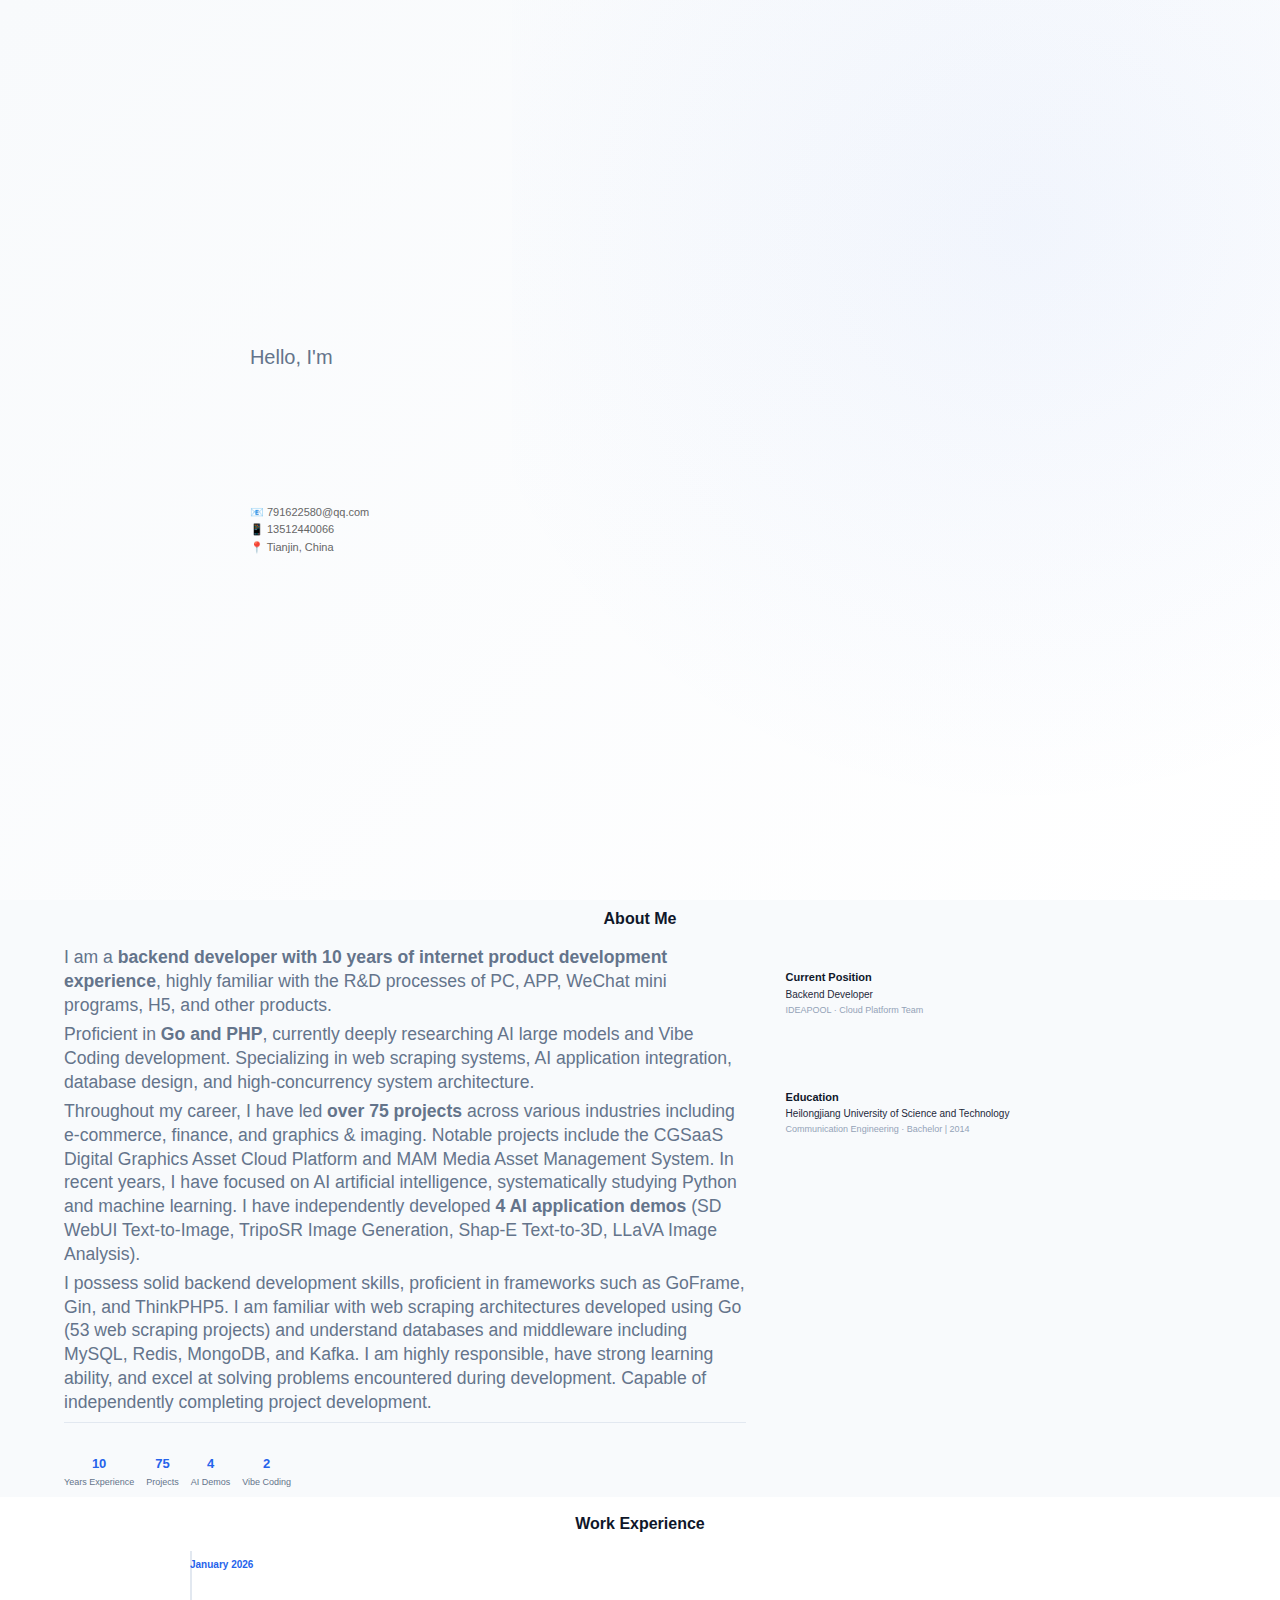
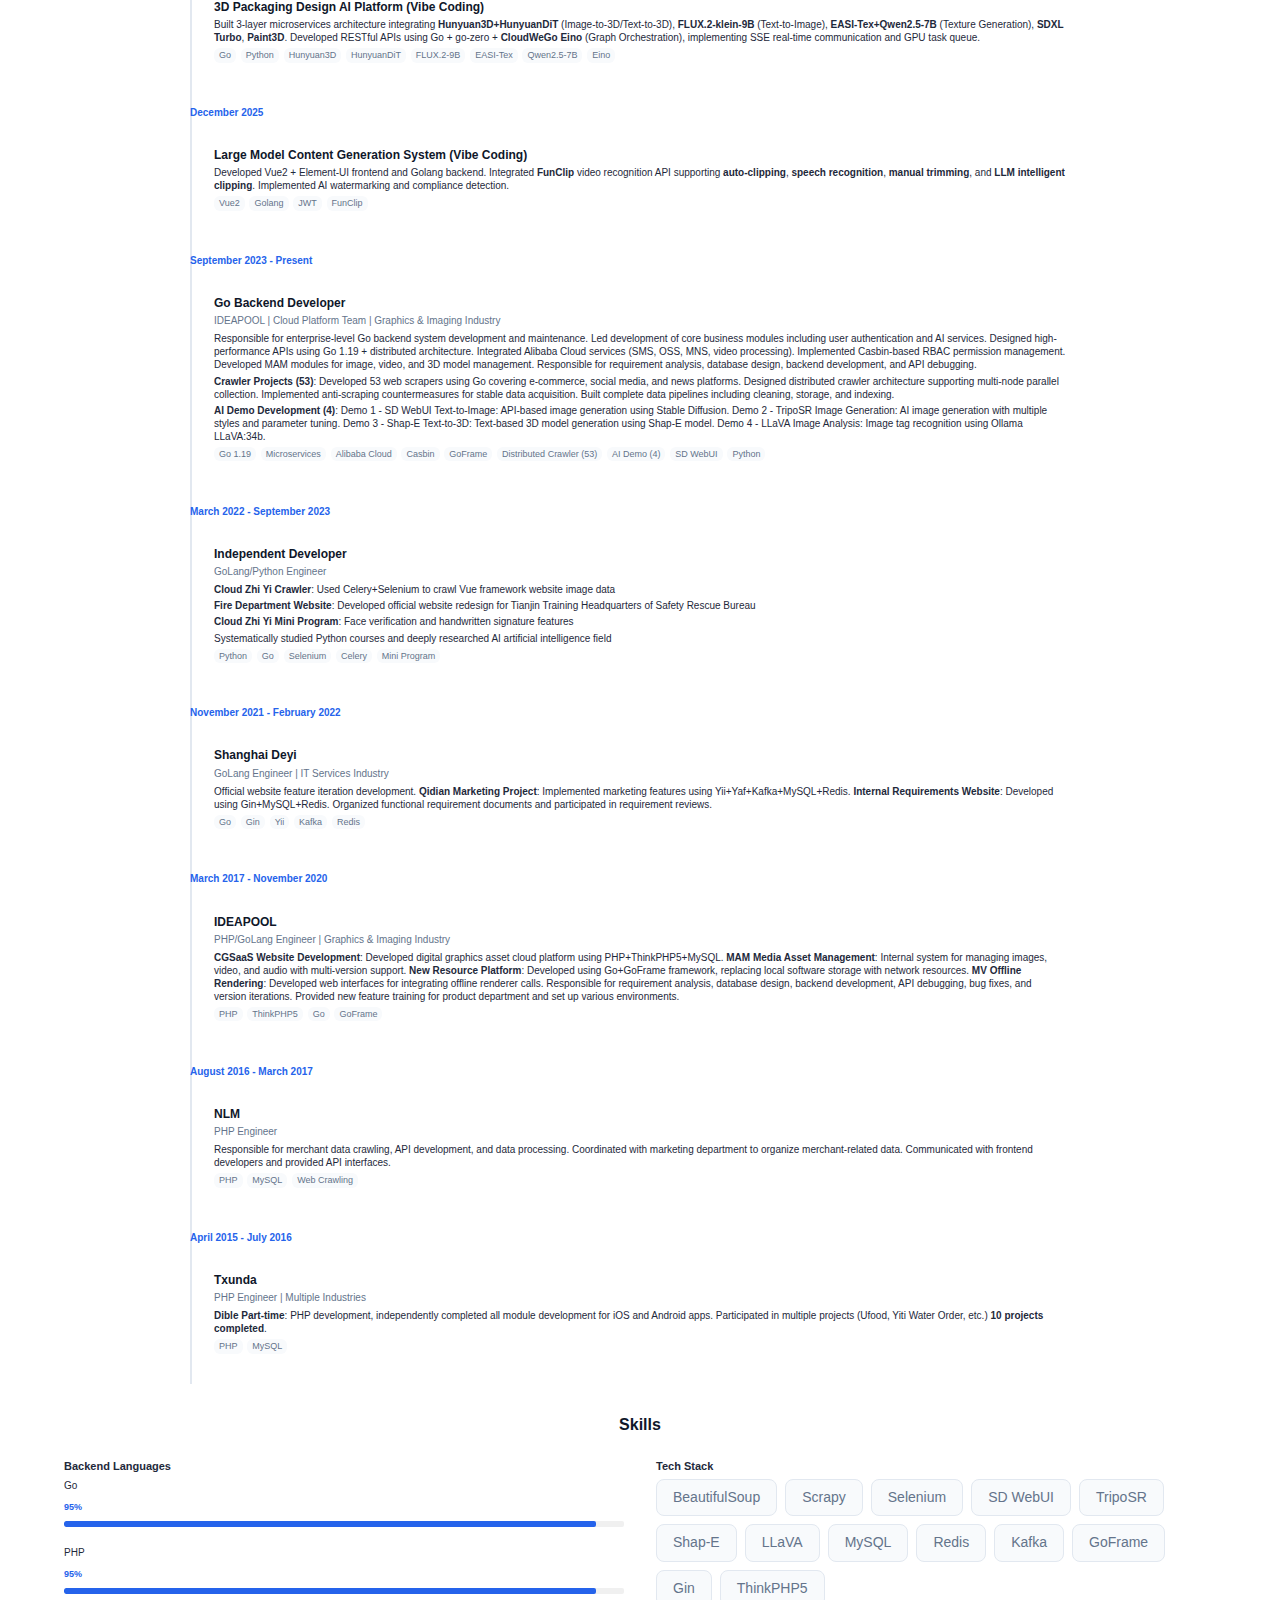
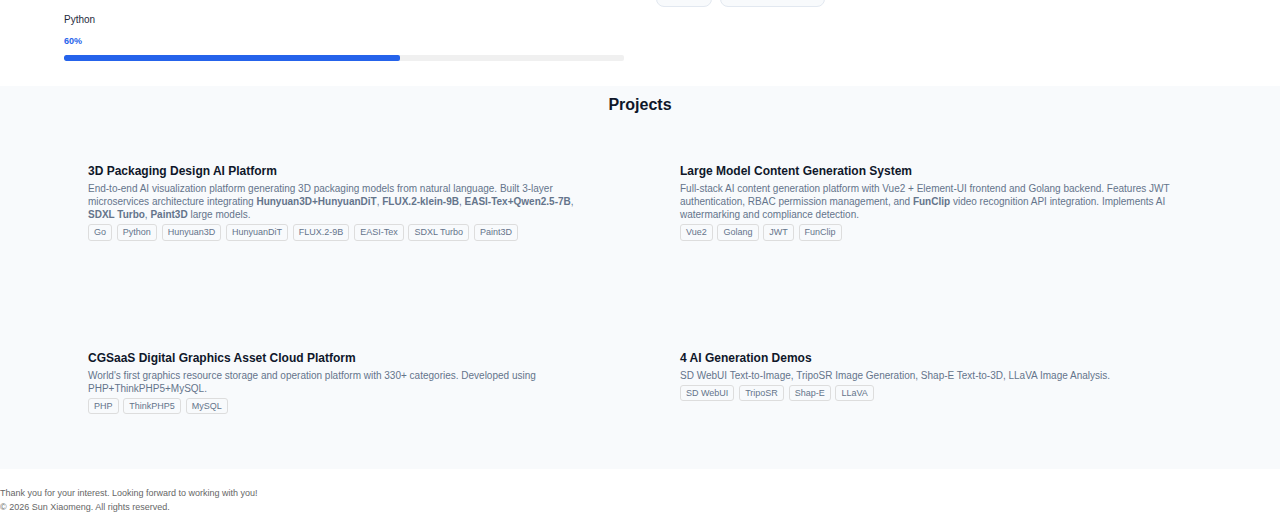
<file: index-print-en.html>
<!DOCTYPE html>
<html lang="en">
<head>
    <meta charset="UTF-8">
    <meta name="viewport" content="width=device-width, initial-scale=1.0">
    <title>Sun Xiaomeng - Backend Developer | Resume</title>
    <link rel="stylesheet" href="css/style.css">
    <link rel="stylesheet" href="css/fontawesome.min.css">
    <style>
        body { 
            font-family: -apple-system, BlinkMacSystemFont, 'Segoe UI', 'Roboto', 'Helvetica Neue', Arial, sans-serif; 
            font-size: 11px !important;
            line-height: 1.4 !important;
        }
        .navbar, .project-media, .hero-social, .scroll-indicator, .language-switch, .hero-buttons { display: none !important; }
        .hero-contact { margin-top: 0.5rem; font-size: 11px; color: #666; }
        .hero-contact p { margin: 2px 0; }
        .section { padding: 0.5rem 0 !important; margin-bottom: 0.5rem !important; }
        .section-header { margin-bottom: 0.5rem !important; padding-bottom: 0.25rem !important; }
        .section-title { font-size: 16px !important; margin-bottom: 0.25rem !important; }
        .hero { padding: 1rem 0 !important; margin-bottom: 0 !important; }
        .hero-name { font-size: 24px !important; margin: 0.25rem 0 !important; }
        .hero-title { font-size: 14px !important; }
        .hero-description { font-size: 11px !important; margin-top: 0.25rem !important; }
        .about-stats { gap: 0.75rem !important; margin-top: 0.5rem !important; }
        .stat-item { gap: 0.25rem !important; }
        .stat-number { font-size: 13px !important; }
        .stat-label { font-size: 9px !important; }
        .info-card h3 { font-size: 11px !important; margin-bottom: 0.15rem !important; }
        .info-card p { font-size: 10px !important; }
        .info-detail { font-size: 9px !important; }
        .timeline-item { padding: 0.4rem 0 !important; margin-bottom: 0.4rem !important; }
        .timeline-date { font-size: 10px !important; margin-bottom: 0.2rem !important; }
        .timeline-content h3 { font-size: 12px !important; margin-bottom: 0.15rem !important; }
        .timeline-content h4 { font-size: 10px !important; margin-bottom: 0.25rem !important; }
        .timeline-content p { font-size: 10px !important; margin-bottom: 0.2rem !important; line-height: 1.3 !important; }
        .timeline-tags { gap: 0.3rem !important; margin-top: 0.25rem !important; flex-wrap: wrap !important; }
        .timeline-tags span { font-size: 9px !important; padding: 1px 5px !important; }
        .skill-category { padding: 0.4rem 0 !important; margin-bottom: 0 !important; }
        .skill-category h3 { font-size: 11px !important; margin-bottom: 0.25rem !important; }
        .skill-item { margin-bottom: 0.15rem !important; border: none !important; }
        .skill-bar { border: none !important; background: #f0f0f0 !important; border-radius: 2px !important; height: 6px !important; }
        .skill-progress { background: #2563eb !important; border-radius: 2px !important; }
        .skill-category { padding: 0.4rem 0 !important; margin-bottom: 0 !important; border: none !important; box-shadow: none !important; }
        .project-card { padding: 0.4rem 0 !important; margin-bottom: 0 !important; break-inside: avoid; page-break-inside: avoid; border: none !important; box-shadow: none !important; background: transparent !important; }
        .project-content h3 { font-size: 12px !important; margin-bottom: 0.15rem !important; }
        .project-content p { font-size: 10px !important; line-height: 1.3 !important; margin-bottom: 0.2rem !important; }
        .project-tech { gap: 0.3rem !important; flex-wrap: wrap !important; }
        .project-tech span { font-size: 9px !important; padding: 1px 5px !important; border: 1px solid #ddd !important; border-radius: 3px !important; background: transparent !important; }
        .footer { padding: 0.5rem 0 !important; font-size: 9px !important; border: none !important; box-shadow: none !important; background: transparent !important; color: #333 !important; }
        .footer p { margin: 2px 0 !important; color: #666 !important; }
        .info-card { border: none !important; box-shadow: none !important; background: transparent !important; }
        .timeline-item { padding: 0.4rem 0 !important; margin-bottom: 0.4rem !important; border: none !important; box-shadow: none !important; background: transparent !important; }
        .timeline-content { border: none !important; box-shadow: none !important; background: transparent !important; }
        .skill-name { font-size: 10px !important; }
        .skill-level { font-size: 9px !important; }
        .contact { padding: 0.5rem 0 !important; margin-top: 0 !important; border: none !important; box-shadow: none !important; }
        .contact-content { gap: 1rem !important; border: none !important; box-shadow: none !important; background: transparent !important; }
        .contact-item { border: none !important; box-shadow: none !important; background: transparent !important; }
        .about-content { gap: 1rem !important; }
        .about-text p { margin-bottom: 0.35rem !important; line-height: 1.35 !important; }
        .highlight { font-weight: 600; }
        @media print {
            .nav-toggle, .language-switch, .navbar { display: none !important; }
            body { font-size: 11px !important; -webkit-print-color-adjust: exact; print-color-adjust: exact; }
            .section { padding: 0.5rem 0 !important; margin-bottom: 0.5rem !important; }
            .hero { padding: 1rem 0 !important; }
            .project-card, .timeline-item, .skill-category { break-inside: avoid; page-break-inside: avoid; }
            .timeline { margin-top: 0 !important; }
        }
    </style>
</head>
<body>
    <!-- Navbar removed for print -->

    <section id="home" class="hero">
        <div class="hero-content">
            <div class="hero-text">
                <p class="hero-greeting">Hello, I'm</p>
                <h1 class="hero-name">Sun Xiaomeng</h1>
                <h2 class="hero-title">Backend Developer</h2>
                <p class="hero-description">10 Years Experience | Go & PHP Expert | Web Scraping & AI Applications</p>
                <div class="hero-contact">
                    <p>📧 791622580@qq.com</p>
                    <p>📱 13512440066</p>
                    <p>📍 Tianjin, China</p>
                </div>
            </div>
        </div>
    </section>

    <section id="about" class="section about">
        <div class="container">
            <div class="section-header">
                <h2 class="section-title">About Me</h2>
            </div>
            <div class="about-content">
                <div class="about-text">
                    <p>I am a <strong>backend developer with 10 years of internet product development experience</strong>, highly familiar with the R&D processes of PC, APP, WeChat mini programs, H5, and other products.</p>
                    <p>Proficient in <strong>Go and PHP</strong>, currently deeply researching AI large models and Vibe Coding development. Specializing in web scraping systems, AI application integration, database design, and high-concurrency system architecture.</p>
                    <p>Throughout my career, I have led <strong>over 75 projects</strong> across various industries including e-commerce, finance, and graphics & imaging. Notable projects include the CGSaaS Digital Graphics Asset Cloud Platform and MAM Media Asset Management System. In recent years, I have focused on AI artificial intelligence, systematically studying Python and machine learning. I have independently developed <strong>4 AI application demos</strong> (SD WebUI Text-to-Image, TripoSR Image Generation, Shap-E Text-to-3D, LLaVA Image Analysis).</p>
                    <p>I possess solid backend development skills, proficient in frameworks such as GoFrame, Gin, and ThinkPHP5. I am familiar with web scraping architectures developed using Go (53 web scraping projects) and understand databases and middleware including MySQL, Redis, MongoDB, and Kafka. I am highly responsible, have strong learning ability, and excel at solving problems encountered during development. Capable of independently completing project development.</p>
                    <div class="about-stats">
                        <div class="stat-item"><span class="stat-number">10</span><span class="stat-label">Years Experience</span></div>
                        <div class="stat-item"><span class="stat-number">75</span><span class="stat-label">Projects</span></div>
                        <div class="stat-item"><span class="stat-number">4</span><span class="stat-label">AI Demos</span></div>
                        <div class="stat-item"><span class="stat-number">2</span><span class="stat-label">Vibe Coding</span></div>
                    </div>
                </div>
                <div class="about-info">
                    <div class="info-card">
                        <h3>Current Position</h3>
                        <p>Backend Developer</p>
                        <span class="info-detail">IDEAPOOL · Cloud Platform Team</span>
                    </div>
                    <div class="info-card">
                        <h3>Education</h3>
                        <p>Heilongjiang University of Science and Technology</p>
                        <span class="info-detail">Communication Engineering · Bachelor | 2014</span>
                    </div>
                </div>
            </div>
        </div>
    </section>

    <section id="experience" class="section experience">
        <div class="container">
            <div class="section-header">
                <h2 class="section-title">Work Experience</h2>
            </div>
            <div class="timeline">
                <div class="timeline-item">
                    <div class="timeline-date">January 2026</div>
                    <div class="timeline-content">
                        <h3>3D Packaging Design AI Platform (Vibe Coding)</h3>
                        <p>Built 3-layer microservices architecture integrating <strong>Hunyuan3D+HunyuanDiT</strong> (Image-to-3D/Text-to-3D), <strong>FLUX.2-klein-9B</strong> (Text-to-Image), <strong>EASI-Tex+Qwen2.5-7B</strong> (Texture Generation), <strong>SDXL Turbo</strong>, <strong>Paint3D</strong>. Developed RESTful APIs using Go + go-zero + <strong>CloudWeGo Eino</strong> (Graph Orchestration), implementing SSE real-time communication and GPU task queue.</p>
                        <div class="timeline-tags"><span>Go</span><span>Python</span><span>Hunyuan3D</span><span>HunyuanDiT</span><span>FLUX.2-9B</span><span>EASI-Tex</span><span>Qwen2.5-7B</span><span>Eino</span></div>
                    </div>
                </div>
                <div class="timeline-item">
                    <div class="timeline-date">December 2025</div>
                    <div class="timeline-content">
                        <h3>Large Model Content Generation System (Vibe Coding)</h3>
                        <p>Developed Vue2 + Element-UI frontend and Golang backend. Integrated <strong>FunClip</strong> video recognition API supporting <strong>auto-clipping</strong>, <strong>speech recognition</strong>, <strong>manual trimming</strong>, and <strong>LLM intelligent clipping</strong>. Implemented AI watermarking and compliance detection.</p>
                        <div class="timeline-tags"><span>Vue2</span><span>Golang</span><span>JWT</span><span>FunClip</span></div>
                    </div>
                </div>
                <div class="timeline-item">
                    <div class="timeline-date">September 2023 - Present</div>
                    <div class="timeline-content">
                        <h3>Go Backend Developer</h3>
                        <h4>IDEAPOOL | Cloud Platform Team | Graphics & Imaging Industry</h4>
                        <p>Responsible for enterprise-level Go backend system development and maintenance. Led development of core business modules including user authentication and AI services. Designed high-performance APIs using Go 1.19 + distributed architecture. Integrated Alibaba Cloud services (SMS, OSS, MNS, video processing). Implemented Casbin-based RBAC permission management. Developed MAM modules for image, video, and 3D model management. Responsible for requirement analysis, database design, backend development, and API debugging.</p>
                        <p><strong>Crawler Projects (53)</strong>: Developed 53 web scrapers using Go covering e-commerce, social media, and news platforms. Designed distributed crawler architecture supporting multi-node parallel collection. Implemented anti-scraping countermeasures for stable data acquisition. Built complete data pipelines including cleaning, storage, and indexing.</p>
                        <p><strong>AI Demo Development (4)</strong>: Demo 1 - SD WebUI Text-to-Image: API-based image generation using Stable Diffusion. Demo 2 - TripoSR Image Generation: AI image generation with multiple styles and parameter tuning. Demo 3 - Shap-E Text-to-3D: Text-based 3D model generation using Shap-E model. Demo 4 - LLaVA Image Analysis: Image tag recognition using Ollama LLaVA:34b.</p>
                        <div class="timeline-tags"><span>Go 1.19</span><span>Microservices</span><span>Alibaba Cloud</span><span>Casbin</span><span>GoFrame</span><span>Distributed Crawler (53)</span><span>AI Demo (4)</span><span>SD WebUI</span><span>Python</span></div>
                    </div>
                </div>
                <div class="timeline-item">
                    <div class="timeline-date">March 2022 - September 2023</div>
                    <div class="timeline-content">
                        <h3>Independent Developer</h3>
                        <h4>GoLang/Python Engineer</h4>
                        <p><strong>Cloud Zhi Yi Crawler</strong>: Used Celery+Selenium to crawl Vue framework website image data</p>
                        <p><strong>Fire Department Website</strong>: Developed official website redesign for Tianjin Training Headquarters of Safety Rescue Bureau</p>
                        <p><strong>Cloud Zhi Yi Mini Program</strong>: Face verification and handwritten signature features</p>
                        <p>Systematically studied Python courses and deeply researched AI artificial intelligence field</p>
                        <div class="timeline-tags"><span>Python</span><span>Go</span><span>Selenium</span><span>Celery</span><span>Mini Program</span></div>
                    </div>
                </div>
                <div class="timeline-item">
                    <div class="timeline-date">November 2021 - February 2022</div>
                    <div class="timeline-content">
                        <h3>Shanghai Deyi</h3>
                        <h4>GoLang Engineer | IT Services Industry</h4>
                        <p>Official website feature iteration development. <strong>Qidian Marketing Project</strong>: Implemented marketing features using Yii+Yaf+Kafka+MySQL+Redis. <strong>Internal Requirements Website</strong>: Developed using Gin+MySQL+Redis. Organized functional requirement documents and participated in requirement reviews.</p>
                        <div class="timeline-tags"><span>Go</span><span>Gin</span><span>Yii</span><span>Kafka</span><span>Redis</span></div>
                    </div>
                </div>
                <div class="timeline-item">
                    <div class="timeline-date">March 2017 - November 2020</div>
                    <div class="timeline-content">
                        <h3>IDEAPOOL</h3>
                        <h4>PHP/GoLang Engineer | Graphics & Imaging Industry</h4>
                        <p><strong>CGSaaS Website Development</strong>: Developed digital graphics asset cloud platform using PHP+ThinkPHP5+MySQL. <strong>MAM Media Asset Management</strong>: Internal system for managing images, video, and audio with multi-version support. <strong>New Resource Platform</strong>: Developed using Go+GoFrame framework, replacing local software storage with network resources. <strong>MV Offline Rendering</strong>: Developed web interfaces for integrating offline renderer calls. Responsible for requirement analysis, database design, backend development, API debugging, bug fixes, and version iterations. Provided new feature training for product department and set up various environments.</p>
                        <div class="timeline-tags"><span>PHP</span><span>ThinkPHP5</span><span>Go</span><span>GoFrame</span></div>
                    </div>
                </div>
                <div class="timeline-item">
                    <div class="timeline-date">August 2016 - March 2017</div>
                    <div class="timeline-content">
                        <h3>NLM</h3>
                        <h4>PHP Engineer</h4>
                        <p>Responsible for merchant data crawling, API development, and data processing. Coordinated with marketing department to organize merchant-related data. Communicated with frontend developers and provided API interfaces.</p>
                        <div class="timeline-tags"><span>PHP</span><span>MySQL</span><span>Web Crawling</span></div>
                    </div>
                </div>
                <div class="timeline-item">
                    <div class="timeline-date">April 2015 - July 2016</div>
                    <div class="timeline-content">
                        <h3>Txunda</h3>
                        <h4>PHP Engineer | Multiple Industries</h4>
                        <p><strong>Dible Part-time</strong>: PHP development, independently completed all module development for iOS and Android apps. Participated in multiple projects (Ufood, Yiti Water Order, etc.) <strong>10 projects completed</strong>.</p>
                        <div class="timeline-tags"><span>PHP</span><span>MySQL</span></div>
                    </div>
                </div>
            </div>
        </div>
    </section>

    <section id="skills" class="section skills" style="break-inside: avoid; page-break-inside: avoid;">
        <div class="container">
            <div class="section-header">
                <h2 class="section-title">Skills</h2>
            </div>
            <div class="skills-grid">
                <div class="skill-category">
                    <h3>Backend Languages</h3>
                    <div class="skill-list">
                        <div class="skill-item"><span class="skill-name">Go</span><span class="skill-level">95%</span><div class="skill-bar"><div class="skill-progress" style="width: 95%"></div></div></div>
                        <div class="skill-item"><span class="skill-name">PHP</span><span class="skill-level">95%</span><div class="skill-bar"><div class="skill-progress" style="width: 95%"></div></div></div>
                        <div class="skill-item"><span class="skill-name">Python</span><span class="skill-level">60%</span><div class="skill-bar"><div class="skill-progress" style="width: 60%"></div></div></div>
                    </div>
                </div>
                <div class="skill-category">
                    <h3>Tech Stack</h3>
                    <div class="skill-tags">
                        <span class="tag">BeautifulSoup</span><span class="tag">Scrapy</span><span class="tag">Selenium</span>
                        <span class="tag">SD WebUI</span><span class="tag">TripoSR</span><span class="tag">Shap-E</span><span class="tag">LLaVA</span>
                        <span class="tag">MySQL</span><span class="tag">Redis</span><span class="tag">Kafka</span>
                        <span class="tag">GoFrame</span><span class="tag">Gin</span><span class="tag">ThinkPHP5</span>
                    </div>
                </div>
            </div>
        </div>
    </section>

    <section id="projects" class="section projects">
        <div class="container">
            <div class="section-header">
                <h2 class="section-title">Projects</h2>
            </div>
            <div class="projects-grid">
                <div class="project-card">
                    <div class="project-content">
                        <h3>3D Packaging Design AI Platform</h3>
                        <p>End-to-end AI visualization platform generating 3D packaging models from natural language. Built 3-layer microservices architecture integrating <strong>Hunyuan3D+HunyuanDiT</strong>, <strong>FLUX.2-klein-9B</strong>, <strong>EASI-Tex+Qwen2.5-7B</strong>, <strong>SDXL Turbo</strong>, <strong>Paint3D</strong> large models.</p>
                        <div class="project-tech"><span>Go</span><span>Python</span><span>Hunyuan3D</span><span>HunyuanDiT</span><span>FLUX.2-9B</span><span>EASI-Tex</span><span>SDXL Turbo</span><span>Paint3D</span></div>
                    </div>
                </div>
                <div class="project-card">
                    <div class="project-content">
                        <h3>Large Model Content Generation System</h3>
                        <p>Full-stack AI content generation platform with Vue2 + Element-UI frontend and Golang backend. Features JWT authentication, RBAC permission management, and <strong>FunClip</strong> video recognition API integration. Implements AI watermarking and compliance detection.</p>
                        <div class="project-tech"><span>Vue2</span><span>Golang</span><span>JWT</span><span>FunClip</span></div>
                    </div>
                </div>
                <div class="project-card">
                    <div class="project-content">
                        <h3>CGSaaS Digital Graphics Asset Cloud Platform</h3>
                        <p>World's first graphics resource storage and operation platform with 330+ categories. Developed using PHP+ThinkPHP5+MySQL.</p>
                        <div class="project-tech"><span>PHP</span><span>ThinkPHP5</span><span>MySQL</span></div>
                    </div>
                </div>
                <div class="project-card">
                    <div class="project-content">
                        <h3>4 AI Generation Demos</h3>
                        <p>SD WebUI Text-to-Image, TripoSR Image Generation, Shap-E Text-to-3D, LLaVA Image Analysis.</p>
                        <div class="project-tech"><span>SD WebUI</span><span>TripoSR</span><span>Shap-E</span><span>LLaVA</span></div>
                    </div>
                </div>
            </div>
        </section>

    <footer class="footer">
        <p>Thank you for your interest. Looking forward to working with you!</p>
        <p>© 2026 Sun Xiaomeng. All rights reserved.</p>
    </footer>
</body>
</html>
</file>
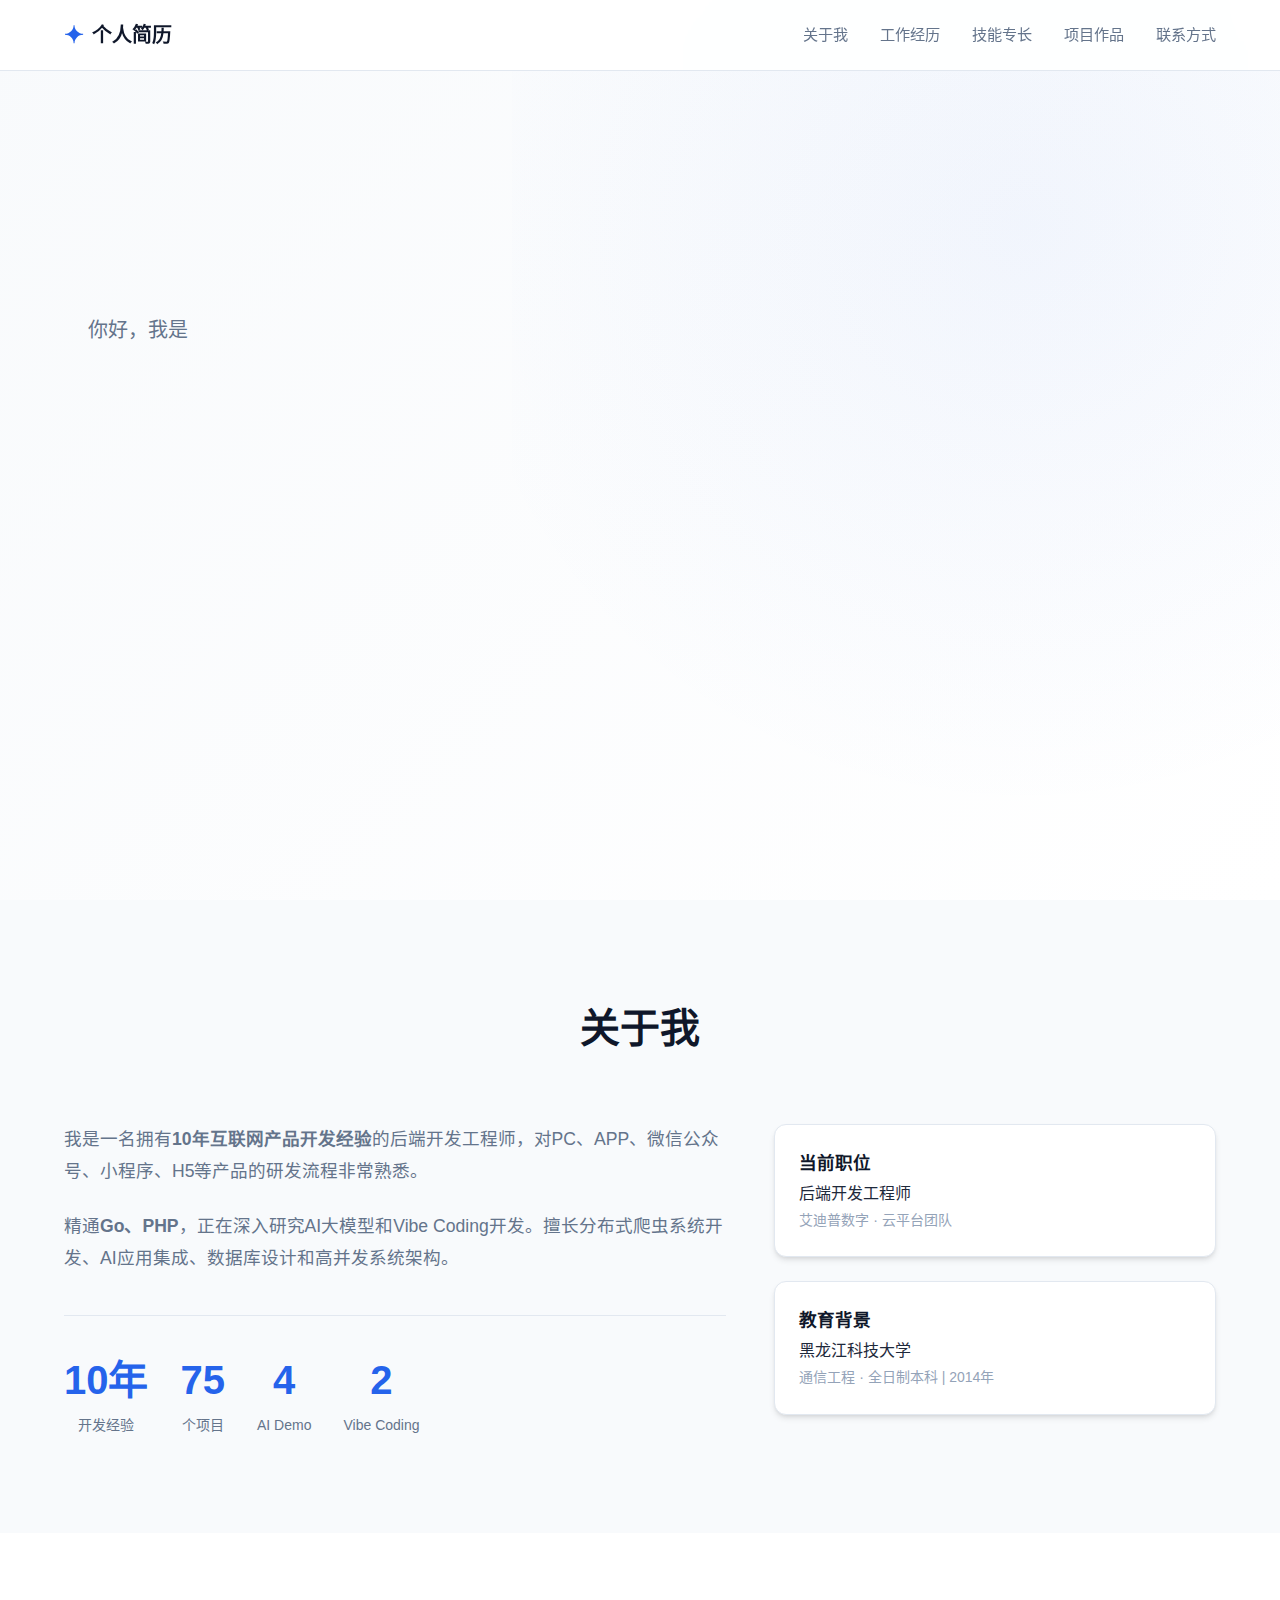
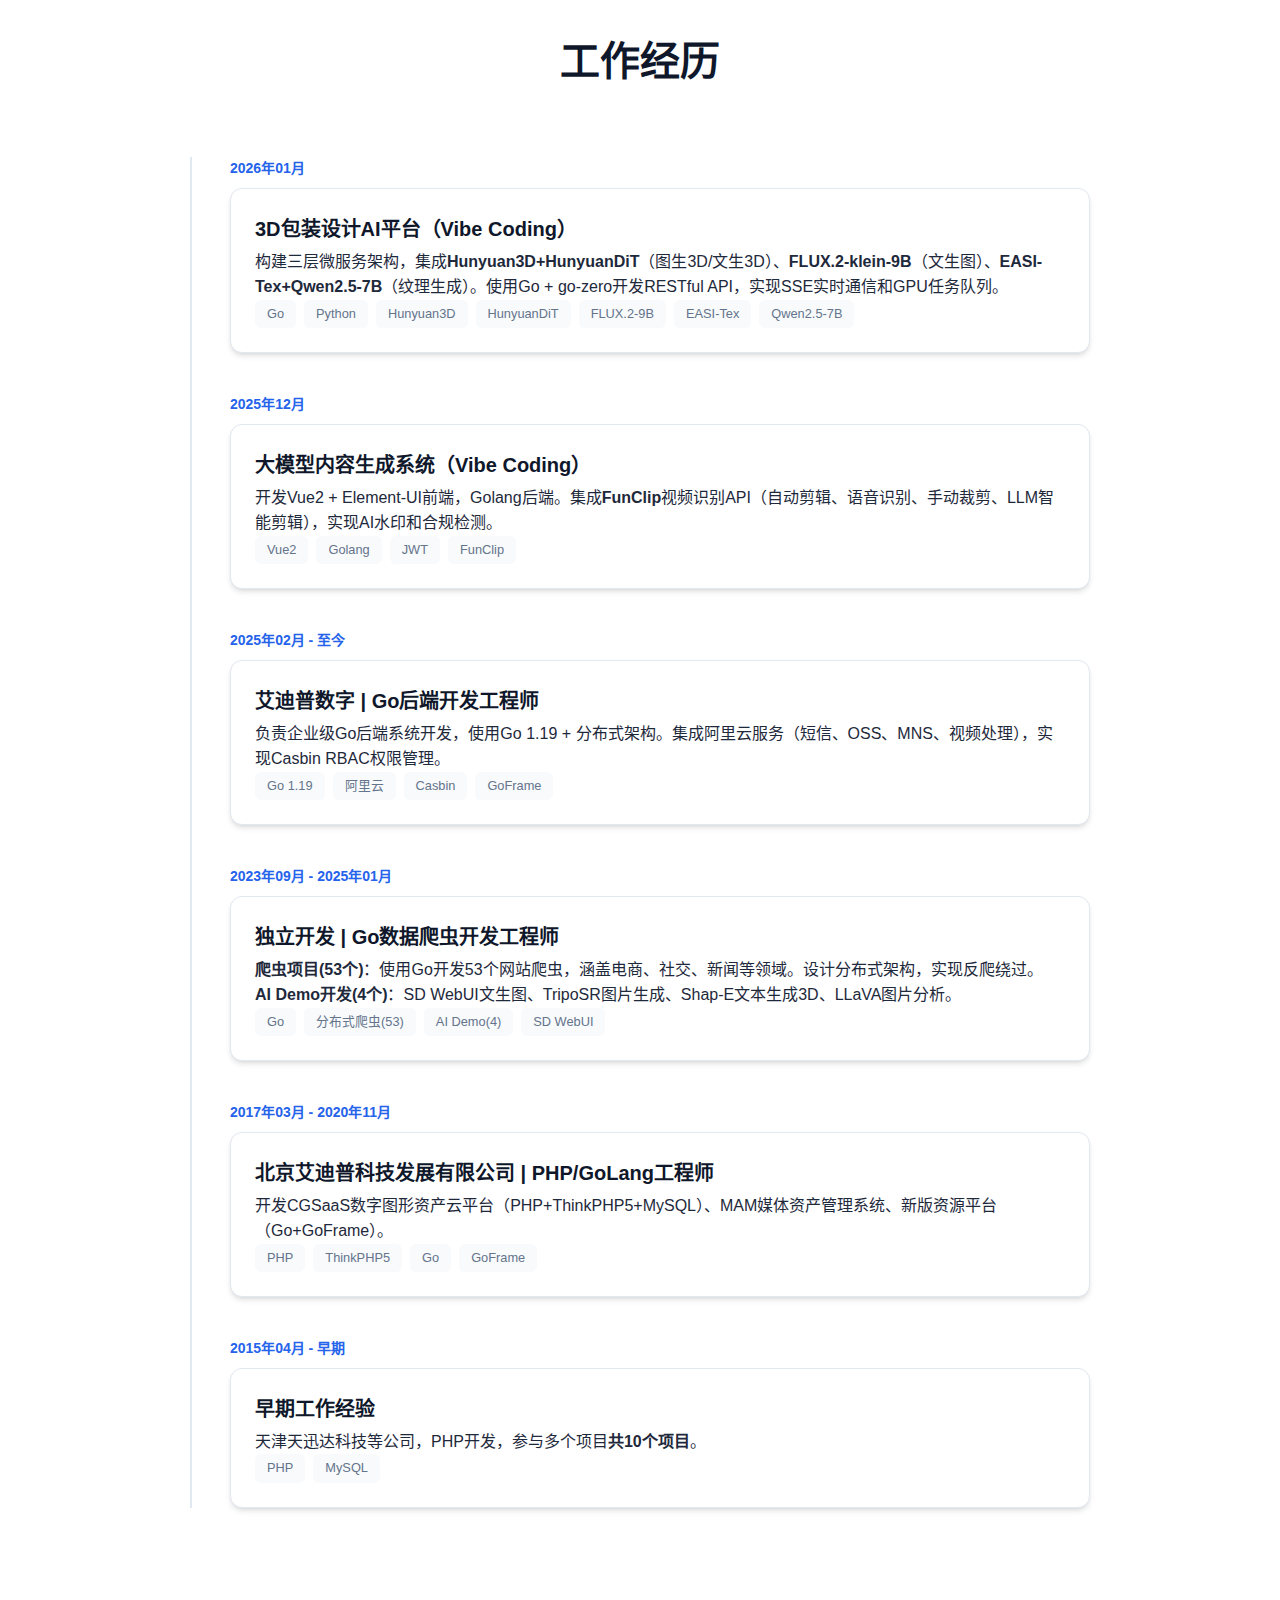
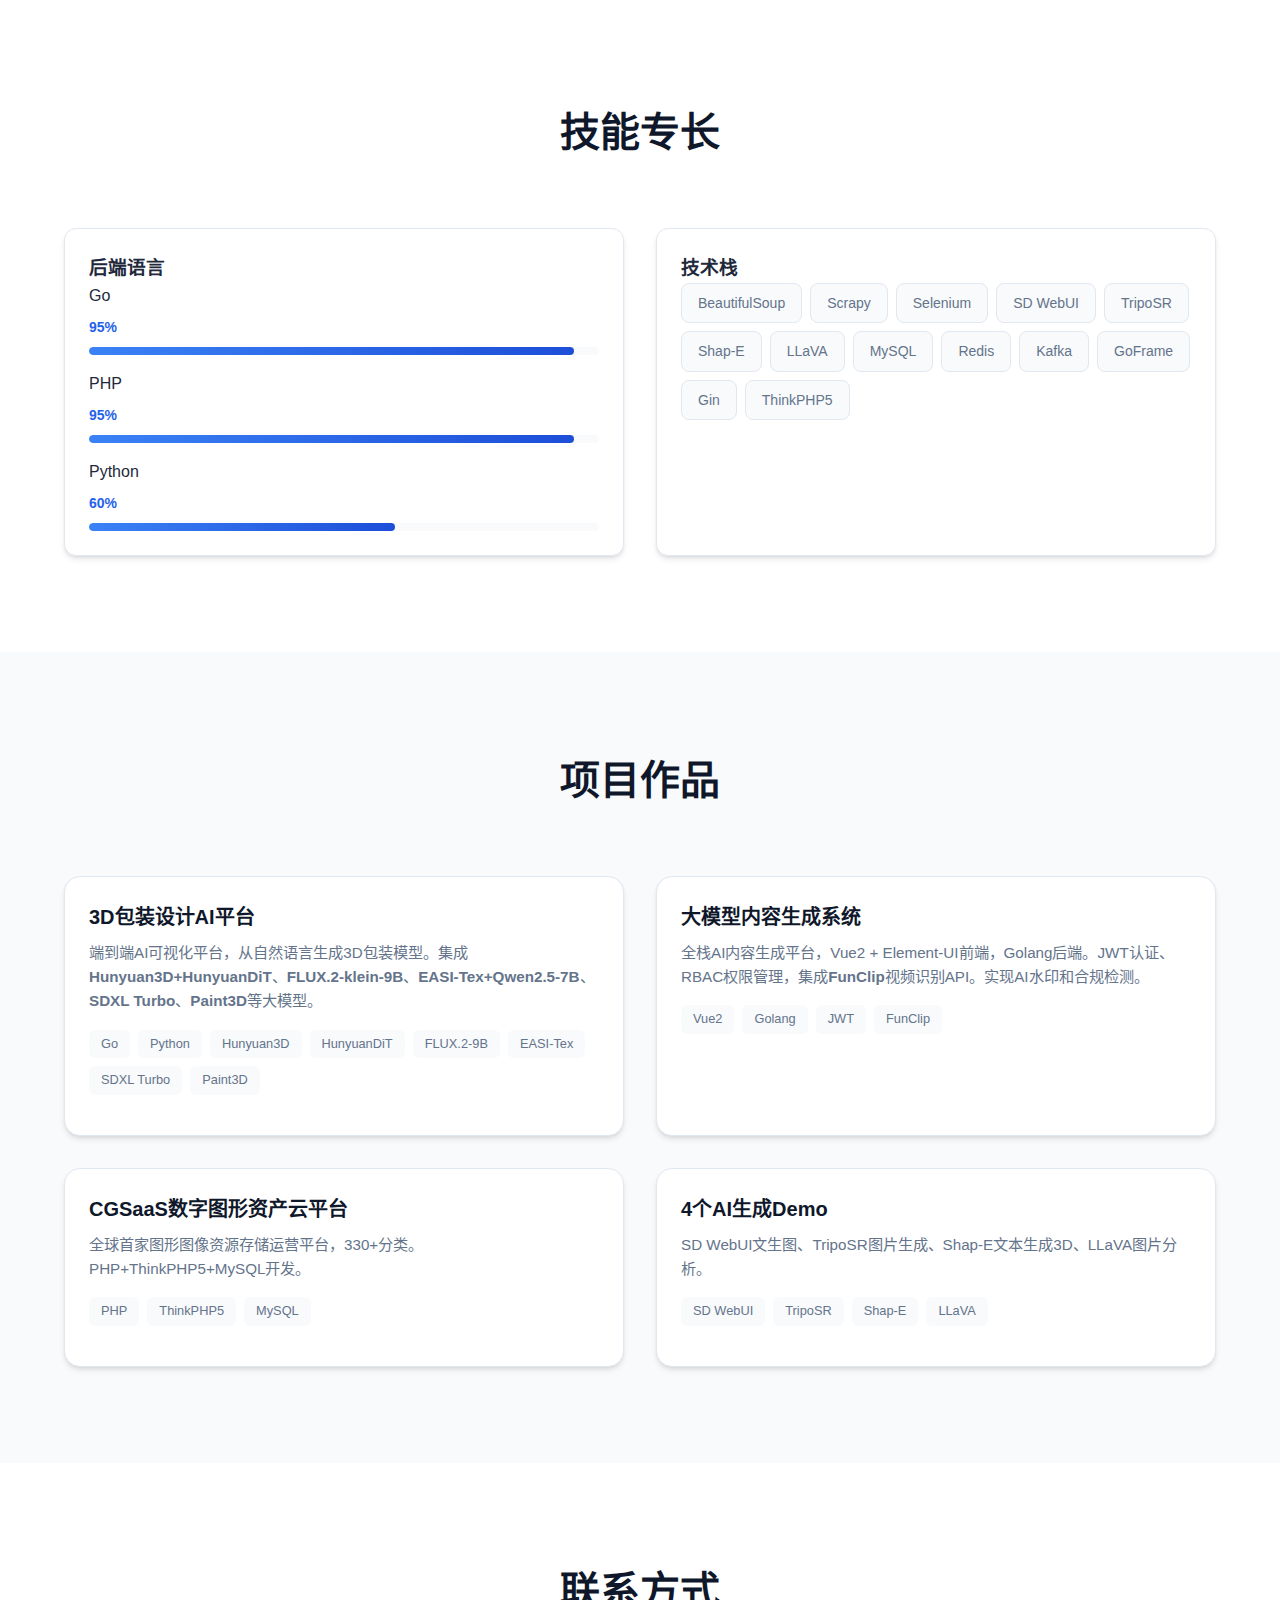
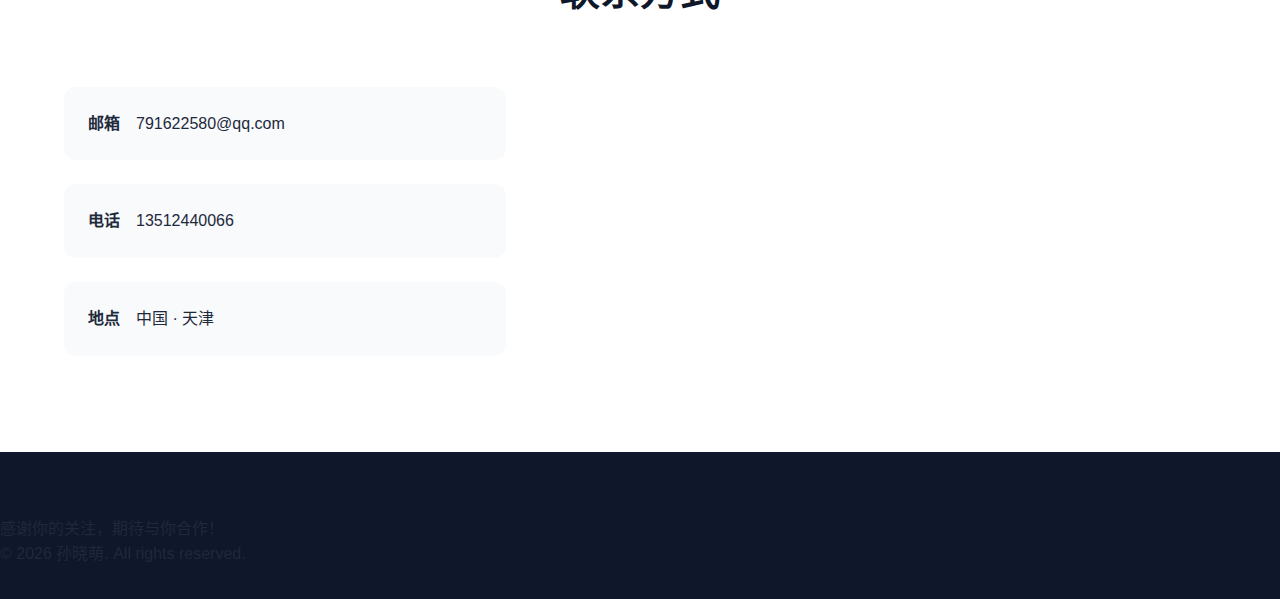
<file: index-print.html>
<!DOCTYPE html>
<html lang="zh-CN">
<head>
    <meta charset="UTF-8">
    <meta name="viewport" content="width=device-width, initial-scale=1.0">
    <title>孙晓萌 - 后端开发工程师 | 个人简历</title>
    <link rel="stylesheet" href="css/style.css">
    <link rel="stylesheet" href="css/fontawesome.min.css">
    <style>
        body { font-family: -apple-system, BlinkMacSystemFont, 'Segoe UI', 'PingFang SC', 'Hiragino Sans GB', 'Microsoft YaHei', sans-serif; }
        .project-media, .hero-social, .scroll-indicator, .language-switch { display: none !important; }
        @media print {
            .nav-toggle, .language-switch { display: none !important; }
            body { font-size: 12px; }
            .section { padding: 1rem 0; }
            .hero { padding: 2rem 0; }
            .project-card { break-inside: avoid; page-break-inside: avoid; }
        }
    </style>
</head>
<body>
    <nav class="navbar">
        <div class="nav-container">
            <div class="nav-logo"><span class="logo-icon">✦</span><span class="logo-text">个人简历</span></div>
            <ul class="nav-menu">
                <li><a href="#about" class="nav-link">关于我</a></li>
                <li><a href="#experience" class="nav-link">工作经历</a></li>
                <li><a href="#skills" class="nav-link">技能专长</a></li>
                <li><a href="#projects" class="nav-link">项目作品</a></li>
                <li><a href="#contact" class="nav-link">联系方式</a></li>
            </ul>
        </div>
    </nav>

    <section id="home" class="hero">
        <div class="hero-content">
            <div class="hero-text">
                <p class="hero-greeting">你好，我是</p>
                <h1 class="hero-name">孙晓萌</h1>
                <h2 class="hero-title">后端开发工程师</h2>
                <p class="hero-description">10年互联网产品开发经验 | 精通Go、PHP | 擅长爬虫与AI应用开发</p>
                <div class="hero-buttons">
                    <a href="#contact" class="btn btn-primary">联系方式</a>
                    <a href="#experience" class="btn btn-secondary">工作经历</a>
                </div>
            </div>
        </div>
    </section>

    <section id="about" class="section about">
        <div class="container">
            <div class="section-header">
                <h2 class="section-title">关于我</h2>
            </div>
            <div class="about-content">
                <div class="about-text">
                    <p>我是一名拥有<strong>10年互联网产品开发经验</strong>的后端开发工程师，对PC、APP、微信公众号、小程序、H5等产品的研发流程非常熟悉。</p>
                    <p>精通<strong>Go、PHP</strong>，正在深入研究AI大模型和Vibe Coding开发。擅长分布式爬虫系统开发、AI应用集成、数据库设计和高并发系统架构。</p>
                    <div class="about-stats">
                        <div class="stat-item"><span class="stat-number">10年</span><span class="stat-label">开发经验</span></div>
                        <div class="stat-item"><span class="stat-number">75</span><span class="stat-label">个项目</span></div>
                        <div class="stat-item"><span class="stat-number">4</span><span class="stat-label">AI Demo</span></div>
                        <div class="stat-item"><span class="stat-number">2</span><span class="stat-label">Vibe Coding</span></div>
                    </div>
                </div>
                <div class="about-info">
                    <div class="info-card">
                        <h3>当前职位</h3>
                        <p>后端开发工程师</p>
                        <span class="info-detail">艾迪普数字 · 云平台团队</span>
                    </div>
                    <div class="info-card">
                        <h3>教育背景</h3>
                        <p>黑龙江科技大学</p>
                        <span class="info-detail">通信工程 · 全日制本科 | 2014年</span>
                    </div>
                </div>
            </div>
        </div>
    </section>

    <section id="experience" class="section experience">
        <div class="container">
            <div class="section-header">
                <h2 class="section-title">工作经历</h2>
            </div>
            <div class="timeline">
                <div class="timeline-item">
                    <div class="timeline-date">2026年01月</div>
                    <div class="timeline-content">
                        <h3>3D包装设计AI平台（Vibe Coding）</h3>
                        <p>构建三层微服务架构，集成<strong>Hunyuan3D+HunyuanDiT</strong>（图生3D/文生3D）、<strong>FLUX.2-klein-9B</strong>（文生图）、<strong>EASI-Tex+Qwen2.5-7B</strong>（纹理生成）。使用Go + go-zero开发RESTful API，实现SSE实时通信和GPU任务队列。</p>
                        <div class="timeline-tags"><span>Go</span><span>Python</span><span>Hunyuan3D</span><span>HunyuanDiT</span><span>FLUX.2-9B</span><span>EASI-Tex</span><span>Qwen2.5-7B</span></div>
                    </div>
                </div>
                <div class="timeline-item">
                    <div class="timeline-date">2025年12月</div>
                    <div class="timeline-content">
                        <h3>大模型内容生成系统（Vibe Coding）</h3>
                        <p>开发Vue2 + Element-UI前端，Golang后端。集成<strong>FunClip</strong>视频识别API（自动剪辑、语音识别、手动裁剪、LLM智能剪辑），实现AI水印和合规检测。</p>
                        <div class="timeline-tags"><span>Vue2</span><span>Golang</span><span>JWT</span><span>FunClip</span></div>
                    </div>
                </div>
                <div class="timeline-item">
                    <div class="timeline-date">2025年02月 - 至今</div>
                    <div class="timeline-content">
                        <h3>艾迪普数字 | Go后端开发工程师</h3>
                        <p>负责企业级Go后端系统开发，使用Go 1.19 + 分布式架构。集成阿里云服务（短信、OSS、MNS、视频处理），实现Casbin RBAC权限管理。</p>
                        <div class="timeline-tags"><span>Go 1.19</span><span>阿里云</span><span>Casbin</span><span>GoFrame</span></div>
                    </div>
                </div>
                <div class="timeline-item">
                    <div class="timeline-date">2023年09月 - 2025年01月</div>
                    <div class="timeline-content">
                        <h3>独立开发 | Go数据爬虫开发工程师</h3>
                        <p><strong>爬虫项目(53个)</strong>：使用Go开发53个网站爬虫，涵盖电商、社交、新闻等领域。设计分布式架构，实现反爬绕过。</p>
                        <p><strong>AI Demo开发(4个)</strong>：SD WebUI文生图、TripoSR图片生成、Shap-E文本生成3D、LLaVA图片分析。</p>
                        <div class="timeline-tags"><span>Go</span><span>分布式爬虫(53)</span><span>AI Demo(4)</span><span>SD WebUI</span></div>
                    </div>
                </div>
                <div class="timeline-item">
                    <div class="timeline-date">2017年03月 - 2020年11月</div>
                    <div class="timeline-content">
                        <h3>北京艾迪普科技发展有限公司 | PHP/GoLang工程师</h3>
                        <p>开发CGSaaS数字图形资产云平台（PHP+ThinkPHP5+MySQL）、MAM媒体资产管理系统、新版资源平台（Go+GoFrame）。</p>
                        <div class="timeline-tags"><span>PHP</span><span>ThinkPHP5</span><span>Go</span><span>GoFrame</span></div>
                    </div>
                </div>
                <div class="timeline-item">
                    <div class="timeline-date">2015年04月 - 早期</div>
                    <div class="timeline-content">
                        <h3>早期工作经验</h3>
                        <p>天津天迅达科技等公司，PHP开发，参与多个项目<strong>共10个项目</strong>。</p>
                        <div class="timeline-tags"><span>PHP</span><span>MySQL</span></div>
                    </div>
                </div>
            </div>
        </div>
    </section>

    <section id="skills" class="section skills">
        <div class="container">
            <div class="section-header">
                <h2 class="section-title">技能专长</h2>
            </div>
            <div class="skills-grid">
                <div class="skill-category">
                    <h3>后端语言</h3>
                    <div class="skill-list">
                        <div class="skill-item"><span class="skill-name">Go</span><span class="skill-level">95%</span><div class="skill-bar"><div class="skill-progress" style="width: 95%"></div></div></div>
                        <div class="skill-item"><span class="skill-name">PHP</span><span class="skill-level">95%</span><div class="skill-bar"><div class="skill-progress" style="width: 95%"></div></div></div>
                        <div class="skill-item"><span class="skill-name">Python</span><span class="skill-level">60%</span><div class="skill-bar"><div class="skill-progress" style="width: 60%"></div></div></div>
                    </div>
                </div>
                <div class="skill-category">
                    <h3>技术栈</h3>
                    <div class="skill-tags">
                        <span class="tag">BeautifulSoup</span><span class="tag">Scrapy</span><span class="tag">Selenium</span>
                        <span class="tag">SD WebUI</span><span class="tag">TripoSR</span><span class="tag">Shap-E</span><span class="tag">LLaVA</span>
                        <span class="tag">MySQL</span><span class="tag">Redis</span><span class="tag">Kafka</span>
                        <span class="tag">GoFrame</span><span class="tag">Gin</span><span class="tag">ThinkPHP5</span>
                    </div>
                </div>
            </div>
        </div>
    </section>

    <section id="projects" class="section projects">
        <div class="container">
            <div class="section-header">
                <h2 class="section-title">项目作品</h2>
            </div>
            <div class="projects-grid">
                <div class="project-card">
                    <div class="project-content">
                        <h3>3D包装设计AI平台</h3>
                        <p>端到端AI可视化平台，从自然语言生成3D包装模型。集成<strong>Hunyuan3D+HunyuanDiT</strong>、<strong>FLUX.2-klein-9B</strong>、<strong>EASI-Tex+Qwen2.5-7B</strong>、<strong>SDXL Turbo</strong>、<strong>Paint3D</strong>等大模型。</p>
                        <div class="project-tech"><span>Go</span><span>Python</span><span>Hunyuan3D</span><span>HunyuanDiT</span><span>FLUX.2-9B</span><span>EASI-Tex</span><span>SDXL Turbo</span><span>Paint3D</span></div>
                    </div>
                </div>
                <div class="project-card">
                    <div class="project-content">
                        <h3>大模型内容生成系统</h3>
                        <p>全栈AI内容生成平台，Vue2 + Element-UI前端，Golang后端。JWT认证、RBAC权限管理，集成<strong>FunClip</strong>视频识别API。实现AI水印和合规检测。</p>
                        <div class="project-tech"><span>Vue2</span><span>Golang</span><span>JWT</span><span>FunClip</span></div>
                    </div>
                </div>
                <div class="project-card">
                    <div class="project-content">
                        <h3>CGSaaS数字图形资产云平台</h3>
                        <p>全球首家图形图像资源存储运营平台，330+分类。PHP+ThinkPHP5+MySQL开发。</p>
                        <div class="project-tech"><span>PHP</span><span>ThinkPHP5</span><span>MySQL</span></div>
                    </div>
                </div>
                <div class="project-card">
                    <div class="project-content">
                        <h3>4个AI生成Demo</h3>
                        <p>SD WebUI文生图、TripoSR图片生成、Shap-E文本生成3D、LLaVA图片分析。</p>
                        <div class="project-tech"><span>SD WebUI</span><span>TripoSR</span><span>Shap-E</span><span>LLaVA</span></div>
                    </div>
                </div>
            </div>
        </div>
    </section>

    <section id="contact" class="section contact">
        <div class="container">
            <div class="section-header">
                <h2 class="section-title">联系方式</h2>
            </div>
            <div class="contact-content">
                <div class="contact-info">
                    <div class="contact-item">
                        <h4>邮箱</h4>
                        <p>791622580@qq.com</p>
                    </div>
                    <div class="contact-item">
                        <h4>电话</h4>
                        <p>13512440066</p>
                    </div>
                    <div class="contact-item">
                        <h4>地点</h4>
                        <p>中国 · 天津</p>
                    </div>
                </div>
            </div>
        </div>
    </section>

    <footer class="footer">
        <p>感谢你的关注，期待与你合作！</p>
        <p>© 2026 孙晓萌. All rights reserved.</p>
    </footer>
</body>
</html>
</file>
<file: css/style.css>
/* ===== CSS Variables ===== */
:root {
    --primary-color: #2563eb;
    --primary-dark: #1d4ed8;
    --primary-light: #3b82f6;
    --secondary-color: #0f172a;
    --accent-color: #06b6d4;
    --text-primary: #1e293b;
    --text-secondary: #64748b;
    --text-light: #94a3b8;
    --bg-primary: #ffffff;
    --bg-secondary: #f8fafc;
    --bg-dark: #0f172a;
    --border-color: #e2e8f0;
    --shadow-sm: 0 1px 2px 0 rgb(0 0 0 / 0.05);
    --shadow-md: 0 4px 6px -1px rgb(0 0 0 / 0.1), 0 2px 4px -2px rgb(0 0 0 / 0.1);
    --shadow-lg: 0 10px 15px -3px rgb(0 0 0 / 0.1), 0 4px 6px -4px rgb(0 0 0 / 0.1);
    --shadow-xl: 0 20px 25px -5px rgb(0 0 0 / 0.1), 0 8px 10px -6px rgb(0 0 0 / 0.1);
    --radius-sm: 0.375rem;
    --radius-md: 0.5rem;
    --radius-lg: 0.75rem;
    --radius-xl: 1rem;
    --transition-fast: 150ms ease;
    --transition-base: 300ms ease;
    --transition-slow: 500ms ease;
}

/* ===== Reset & Base ===== */
*, *::before, *::after {
    margin: 0;
    padding: 0;
    box-sizing: border-box;
}

html {
    scroll-behavior: smooth;
    font-size: 16px;
}

body {
    font-family: 'Inter', 'Noto Sans SC', -apple-system, BlinkMacSystemFont, sans-serif;
    color: var(--text-primary);
    background-color: var(--bg-primary);
    line-height: 1.6;
    overflow-x: hidden;
}

a {
    text-decoration: none;
    color: inherit;
    transition: color var(--transition-fast);
}

ul {
    list-style: none;
}

img {
    max-width: 100%;
    height: auto;
}

/* ===== Container ===== */
.container {
    max-width: 1200px;
    margin: 0 auto;
    padding: 0 1.5rem;
}

/* ===== Language Switch ===== */
.language-switch {
    position: fixed;
    top: 1rem;
    right: 1rem;
    z-index: 1000;
    display: flex;
    align-items: center;
    gap: 0.5rem;
    background: var(--bg-primary);
    padding: 0.5rem 1rem;
    border-radius: var(--radius-lg);
    box-shadow: var(--shadow-md);
}

.lang-btn {
    font-size: 0.875rem;
    font-weight: 500;
    color: var(--text-secondary);
    transition: color var(--transition-fast);
}

.lang-btn:hover,
.lang-btn.active {
    color: var(--primary-color);
}

.lang-divider {
    color: var(--border-color);
}

/* ===== Navigation ===== */
.navbar {
    position: fixed;
    top: 0;
    left: 0;
    right: 0;
    z-index: 999;
    background: rgba(255, 255, 255, 0.9);
    backdrop-filter: blur(10px);
    border-bottom: 1px solid var(--border-color);
    transition: all var(--transition-base);
}

.nav-container {
    max-width: 1200px;
    margin: 0 auto;
    padding: 0 1.5rem;
    display: flex;
    align-items: center;
    justify-content: space-between;
    height: 70px;
}

.nav-logo {
    display: flex;
    align-items: center;
    gap: 0.5rem;
    font-weight: 700;
    font-size: 1.25rem;
}

.logo-icon {
    color: var(--primary-color);
    font-size: 1.5rem;
}

.logo-text {
    color: var(--secondary-color);
}

.nav-menu {
    display: flex;
    gap: 2rem;
}

.nav-link {
    font-size: 0.95rem;
    font-weight: 500;
    color: var(--text-secondary);
    position: relative;
    padding: 0.5rem 0;
}

.nav-link::after {
    content: '';
    position: absolute;
    bottom: 0;
    left: 0;
    width: 0;
    height: 2px;
    background: var(--primary-color);
    transition: width var(--transition-base);
}

.nav-link:hover,
.nav-link.active {
    color: var(--primary-color);
}

.nav-link:hover::after,
.nav-link.active::after {
    width: 100%;
}

.nav-toggle {
    display: none;
    flex-direction: column;
    gap: 5px;
    cursor: pointer;
}

.nav-toggle span {
    width: 25px;
    height: 2px;
    background: var(--secondary-color);
    transition: all var(--transition-fast);
}

/* ===== Hero Section ===== */
.hero {
    min-height: 100vh;
    display: flex;
    align-items: center;
    justify-content: center;
    padding: 100px 1.5rem 2rem;
    background: linear-gradient(135deg, var(--bg-secondary) 0%, var(--bg-primary) 100%);
    position: relative;
    overflow: hidden;
}

.hero::before {
    content: '';
    position: absolute;
    top: -50%;
    right: -20%;
    width: 80%;
    height: 150%;
    background: radial-gradient(circle, rgba(37, 99, 235, 0.05) 0%, transparent 70%);
    pointer-events: none;
}

.hero-content {
    max-width: 1200px;
    margin: 0 auto;
    display: grid;
    grid-template-columns: 1fr 1fr;
    gap: 4rem;
    align-items: center;
}

.hero-greeting {
    font-size: 1.25rem;
    color: var(--text-secondary);
    margin-bottom: 0.5rem;
    animation: fadeInUp 0.8s ease forwards;
}

.hero-name {
    font-size: 4rem;
    font-weight: 800;
    color: var(--secondary-color);
    line-height: 1.1;
    margin-bottom: 0.5rem;
    animation: fadeInUp 0.8s ease 0.1s forwards;
    opacity: 0;
}

.hero-title {
    font-size: 1.75rem;
    font-weight: 600;
    color: var(--primary-color);
    margin-bottom: 1.5rem;
    animation: fadeInUp 0.8s ease 0.2s forwards;
    opacity: 0;
}

.hero-description {
    font-size: 1.1rem;
    color: var(--text-secondary);
    line-height: 1.8;
    margin-bottom: 2rem;
    animation: fadeInUp 0.8s ease 0.3s forwards;
    opacity: 0;
}

.hero-buttons {
    display: flex;
    gap: 1rem;
    margin-bottom: 2rem;
    animation: fadeInUp 0.8s ease 0.4s forwards;
    opacity: 0;
}

.hero-social {
    display: flex;
    gap: 1rem;
    animation: fadeInUp 0.8s ease 0.5s forwards;
    opacity: 0;
}

/* ===== Buttons ===== */
.btn {
    display: inline-flex;
    align-items: center;
    gap: 0.5rem;
    padding: 0.875rem 1.75rem;
    font-size: 1rem;
    font-weight: 600;
    border-radius: var(--radius-lg);
    border: none;
    cursor: pointer;
    transition: all var(--transition-fast);
}

.btn-primary {
    background: var(--primary-color);
    color: white;
    box-shadow: var(--shadow-md);
}

.btn-primary:hover {
    background: var(--primary-dark);
    transform: translateY(-2px);
    box-shadow: var(--shadow-lg);
}

.btn-secondary {
    background: var(--bg-primary);
    color: var(--primary-color);
    border: 2px solid var(--primary-color);
}

.btn-secondary:hover {
    background: var(--primary-color);
    color: white;
    transform: translateY(-2px);
}

/* ===== Social Links ===== */
.social-link {
    display: flex;
    align-items: center;
    justify-content: center;
    width: 45px;
    height: 45px;
    border-radius: 50%;
    background: var(--bg-primary);
    color: var(--text-secondary);
    border: 1px solid var(--border-color);
    font-size: 1.25rem;
    transition: all var(--transition-fast);
}

.social-link:hover {
    background: var(--primary-color);
    color: white;
    border-color: var(--primary-color);
    transform: translateY(-3px);
}

/* ===== Hero Image ===== */
.hero-image {
    display: flex;
    justify-content: center;
    align-items: center;
    animation: fadeIn 1s ease 0.5s forwards;
    opacity: 0;
}

.avatar-container {
    position: relative;
    width: 350px;
    height: 350px;
}

.avatar {
    width: 100%;
    height: 100%;
    border-radius: 50%;
    background: linear-gradient(135deg, var(--primary-light) 0%, var(--primary-dark) 100%);
    display: flex;
    align-items: center;
    justify-content: center;
    overflow: hidden;
    box-shadow: var(--shadow-xl);
}

.avatar-placeholder {
    font-size: 3rem;
    font-weight: 700;
    color: white;
    text-shadow: 0 4px 10px rgba(0, 0, 0, 0.2);
    white-space: nowrap;
}

.avatar-ring {
    position: absolute;
    top: -20px;
    left: -20px;
    right: -20px;
    bottom: -20px;
    border: 3px solid var(--primary-color);
    border-radius: 50%;
    animation: pulse 3s ease-in-out infinite;
}

/* ===== Scroll Indicator ===== */
.scroll-indicator {
    position: absolute;
    bottom: 2rem;
    left: 50%;
    transform: translateX(-50%);
    display: flex;
    flex-direction: column;
    align-items: center;
    gap: 0.5rem;
    color: var(--text-light);
    font-size: 0.875rem;
    animation: bounce 2s ease-in-out infinite;
}

.scroll-arrow {
    width: 24px;
    height: 24px;
    border-right: 2px solid var(--text-light);
    border-bottom: 2px solid var(--text-light);
    transform: rotate(45deg);
}

/* ===== Section Styles ===== */
.section {
    padding: 6rem 0;
}

.section-header {
    text-align: center;
    margin-bottom: 4rem;
}

.section-title {
    font-size: 2.5rem;
    font-weight: 800;
    color: var(--secondary-color);
    margin-bottom: 0.75rem;
}

.section-subtitle {
    font-size: 1.1rem;
    color: var(--text-secondary);
}

/* ===== About Section ===== */
.about {
    background: var(--bg-secondary);
}

.about-content {
    display: grid;
    grid-template-columns: 1.5fr 1fr;
    gap: 3rem;
    align-items: start;
}

.about-text p {
    font-size: 1.1rem;
    color: var(--text-secondary);
    line-height: 1.8;
    margin-bottom: 1.5rem;
}

.highlight {
    color: var(--primary-color);
    font-weight: 600;
    background: linear-gradient(120deg, transparent 0%, transparent 0%, rgba(37, 99, 235, 0.1) 0%, rgba(37, 99, 235, 0.1) 100%);
    padding: 0.1rem 0.3rem;
    border-radius: 0.25rem;
}

.about-stats {
    display: flex;
    gap: 2rem;
    margin-top: 2.5rem;
    padding-top: 2rem;
    border-top: 1px solid var(--border-color);
}

.stat-item {
    text-align: center;
}

.stat-number {
    display: block;
    font-size: 2.5rem;
    font-weight: 800;
    color: var(--primary-color);
}

.stat-label {
    font-size: 0.875rem;
    color: var(--text-secondary);
}

.about-info {
    display: grid;
    gap: 1.5rem;
}

.info-card {
    background: var(--bg-primary);
    padding: 1.5rem;
    border-radius: var(--radius-lg);
    box-shadow: var(--shadow-md);
    border: 1px solid var(--border-color);
    transition: all var(--transition-base);
}

.info-card:hover {
    transform: translateY(-5px);
    box-shadow: var(--shadow-lg);
}

.info-icon {
    width: 50px;
    height: 50px;
    border-radius: var(--radius-md);
    background: linear-gradient(135deg, var(--primary-light) 0%, var(--primary-dark) 100%);
    display: flex;
    align-items: center;
    justify-content: center;
    margin-bottom: 1rem;
}

.info-icon i {
    font-size: 1.25rem;
    color: white;
}

.info-card h3 {
    font-size: 1.1rem;
    font-weight: 600;
    color: var(--secondary-color);
    margin-bottom: 0.25rem;
}

.info-card p {
    color: var(--text-primary);
    font-weight: 500;
}

.info-detail {
    font-size: 0.875rem;
    color: var(--text-light);
}

/* ===== Experience Section ===== */
.timeline {
    position: relative;
    max-width: 900px;
    margin: 0 auto;
}

.timeline::before {
    content: '';
    position: absolute;
    left: 0;
    top: 0;
    height: 100%;
    width: 2px;
    background: var(--border-color);
}

.timeline-item {
    position: relative;
    padding-left: 2.5rem;
    margin-bottom: 2.5rem;
}

.timeline-item:last-child {
    margin-bottom: 0;
}

.timeline-dot {
    position: absolute;
    left: -6px;
    top: 0;
    width: 14px;
    height: 14px;
    border-radius: 50%;
    background: var(--primary-color);
    border: 3px solid var(--bg-primary);
    box-shadow: var(--shadow-md);
}

.timeline-date {
    font-size: 0.875rem;
    font-weight: 600;
    color: var(--primary-color);
    margin-bottom: 0.5rem;
}

.timeline-content {
    background: var(--bg-primary);
    padding: 1.5rem;
    border-radius: var(--radius-lg);
    box-shadow: var(--shadow-md);
    border: 1px solid var(--border-color);
    transition: all var(--transition-base);
}

.timeline-content:hover {
    transform: translateX(5px);
    box-shadow: var(--shadow-lg);
}

.timeline-content h3 {
    font-size: 1.25rem;
    font-weight: 700;
    color: var(--secondary-color);
    margin-bottom: 0.25rem;
}

.timeline-content h4 {
    font-size: 1rem;
    font-weight: 500;
    color: var(--text-secondary);
    margin-bottom: 1rem;
}

.timeline-content ul {
    margin-bottom: 1rem;
}

.timeline-content li {
    position: relative;
    padding-left: 1.25rem;
    margin-bottom: 0.5rem;
    color: var(--text-secondary);
    font-size: 0.95rem;
}

.timeline-content li::before {
    content: '•';
    position: absolute;
    left: 0;
    color: var(--primary-color);
}

.timeline-tags {
    display: flex;
    flex-wrap: wrap;
    gap: 0.5rem;
}

.timeline-tags span {
    padding: 0.25rem 0.75rem;
    background: var(--bg-secondary);
    color: var(--text-secondary);
    font-size: 0.8rem;
    font-weight: 500;
    border-radius: var(--radius-sm);
    transition: all var(--transition-fast);
}

.timeline-tags span:hover {
    background: var(--primary-color);
    color: white;
}

/* ===== Skills Section ===== */
.skills-grid {
    display: grid;
    grid-template-columns: repeat(2, 1fr);
    gap: 2rem;
}

.skill-category {
    background: var(--bg-primary);
    padding: 1.5rem;
    border-radius: var(--radius-lg);
    box-shadow: var(--shadow-md);
    border: 1px solid var(--border-color);
}

.skill-category-header {
    display: flex;
    align-items: center;
    gap: 0.75rem;
    margin-bottom: 1.5rem;
}

.skill-category-header i {
    font-size: 1.25rem;
    color: var(--primary-color);
}

.skill-category-header h3 {
    font-size: 1.1rem;
    font-weight: 600;
    color: var(--secondary-color);
}

.skill-list {
    display: flex;
    flex-direction: column;
    gap: 1rem;
}

.skill-item {
    display: flex;
    flex-direction: column;
    gap: 0.5rem;
}

.skill-info {
    display: flex;
    justify-content: space-between;
    align-items: center;
}

.skill-name {
    font-weight: 500;
    color: var(--text-primary);
}

.skill-level {
    font-size: 0.875rem;
    font-weight: 600;
    color: var(--primary-color);
}

.skill-bar {
    height: 8px;
    background: var(--bg-secondary);
    border-radius: 4px;
    overflow: hidden;
}

.skill-progress {
    height: 100%;
    background: linear-gradient(90deg, var(--primary-light) 0%, var(--primary-dark) 100%);
    border-radius: 4px;
    transition: width 1s ease;
}

.skill-tags {
    display: flex;
    flex-wrap: wrap;
    gap: 0.5rem;
}

.skill-tags .tag {
    padding: 0.5rem 1rem;
    background: var(--bg-secondary);
    color: var(--text-secondary);
    font-size: 0.875rem;
    font-weight: 500;
    border-radius: var(--radius-md);
    border: 1px solid var(--border-color);
    transition: all var(--transition-fast);
}

.skill-tags .tag:hover {
    background: var(--primary-color);
    color: white;
    border-color: var(--primary-color);
}

/* ===== Projects Section ===== */
.projects {
    background: var(--bg-secondary);
}

.projects-grid {
    display: grid;
    grid-template-columns: repeat(2, 1fr);
    gap: 2rem;
}

.project-card {
    background: var(--bg-primary);
    border-radius: var(--radius-xl);
    overflow: hidden;
    box-shadow: var(--shadow-md);
    border: 1px solid var(--border-color);
    transition: all var(--transition-base);
}

.project-card:hover {
    transform: translateY(-10px);
    box-shadow: var(--shadow-xl);
}

.project-image {
    height: 200px;
    background: linear-gradient(135deg, var(--secondary-color) 0%, var(--primary-dark) 100%);
    display: flex;
    align-items: center;
    justify-content: center;
}

.project-placeholder {
    width: 80px;
    height: 80px;
    border-radius: 50%;
    background: rgba(255, 255, 255, 0.1);
    display: flex;
    align-items: center;
    justify-content: center;
}

.project-placeholder i {
    font-size: 2.5rem;
    color: white;
}

.project-content {
    padding: 1.5rem;
}

.project-content h3 {
    font-size: 1.25rem;
    font-weight: 700;
    color: var(--secondary-color);
    margin-bottom: 0.5rem;
}

.project-content p {
    color: var(--text-secondary);
    font-size: 0.95rem;
    line-height: 1.6;
    margin-bottom: 1rem;
}

.project-tech {
    display: flex;
    flex-wrap: wrap;
    gap: 0.5rem;
    margin-bottom: 1rem;
}

.project-tech span {
    padding: 0.25rem 0.75rem;
    background: var(--bg-secondary);
    color: var(--text-secondary);
    font-size: 0.8rem;
    font-weight: 500;
    border-radius: var(--radius-sm);
}

.project-links {
    display: flex;
    gap: 1rem;
}

.project-link {
    display: flex;
    align-items: center;
    gap: 0.5rem;
    font-size: 0.875rem;
    font-weight: 500;
    color: var(--primary-color);
    transition: color var(--transition-fast);
}

.project-link:hover {
    color: var(--primary-dark);
}

/* ===== Project Media Gallery ===== */
.project-media {
    margin-top: 1rem;
    margin-bottom: 1rem;
}

.project-media-title {
    font-size: 0.85rem;
    font-weight: 600;
    color: var(--text-secondary);
    margin-bottom: 0.75rem;
    display: flex;
    align-items: center;
    gap: 0.5rem;
}

.project-media-title i {
    color: var(--primary-color);
}

/* Image Gallery */
.project-gallery {
    display: grid;
    grid-template-columns: repeat(4, 1fr);
    gap: 0.5rem;
    margin-bottom: 1rem;
}

.project-gallery img {
    width: 100%;
    height: 80px;
    object-fit: cover;
    border-radius: var(--radius-sm);
    cursor: pointer;
    transition: all var(--transition-fast);
    border: 2px solid transparent;
}

.project-gallery img:hover {
    transform: scale(1.05);
    border-color: var(--primary-color);
    box-shadow: var(--shadow-md);
}

/* Video Gallery */
.project-videos {
    display: grid;
    grid-template-columns: repeat(2, 1fr);
    gap: 0.75rem;
}

.project-video {
    position: relative;
    border-radius: var(--radius-sm);
    overflow: hidden;
    background: var(--bg-secondary);
}

.project-video video {
    width: 100%;
    height: 150px;
    object-fit: cover;
    display: block;
    cursor: pointer;
}

.video-label {
    position: absolute;
    bottom: 0;
    left: 0;
    right: 0;
    padding: 0.5rem;
    background: linear-gradient(transparent, rgba(0,0,0,0.7));
    color: white;
    font-size: 0.8rem;
    font-weight: 500;
}

.video-play-icon {
    position: absolute;
    top: 50%;
    left: 50%;
    transform: translate(-50%, -50%);
    width: 40px;
    height: 40px;
    background: rgba(255,255,255,0.9);
    border-radius: 50%;
    display: flex;
    align-items: center;
    justify-content: center;
    color: var(--primary-color);
    font-size: 1rem;
}

/* ===== Lightbox ===== */
.lightbox {
    position: fixed;
    top: 0;
    left: 0;
    right: 0;
    bottom: 0;
    background: rgba(0,0,0,0.95);
    z-index: 9999;
    display: none;
    align-items: center;
    justify-content: center;
    padding: 2rem;
    cursor: pointer;
}

.lightbox.active {
    display: flex;
}

.lightbox-content {
    max-width: 90vw;
    max-height: 90vh;
    cursor: default;
}

.lightbox-content img {
    max-width: 100%;
    max-height: 90vh;
    border-radius: var(--radius-md);
    box-shadow: 0 25px 50px -12px rgba(0,0,0,0.5);
}

.lightbox-content video {
    max-width: 100%;
    max-height: 90vh;
    border-radius: var(--radius-md);
    box-shadow: 0 25px 50px -12px rgba(0,0,0,0.5);
}

.lightbox-close {
    position: absolute;
    top: 1rem;
    right: 1rem;
    color: white;
    font-size: 2rem;
    cursor: pointer;
    width: 50px;
    height: 50px;
    display: flex;
    align-items: center;
    justify-content: center;
    background: rgba(255,255,255,0.1);
    border-radius: 50%;
    transition: all var(--transition-fast);
}

.lightbox-close:hover {
    background: rgba(255,255,255,0.2);
}

.lightbox-nav {
    position: absolute;
    top: 50%;
    transform: translateY(-50%);
    color: white;
    font-size: 2rem;
    cursor: pointer;
    width: 50px;
    height: 50px;
    display: flex;
    align-items: center;
    justify-content: center;
    background: rgba(255,255,255,0.1);
    border-radius: 50%;
    transition: all var(--transition-fast);
}

.lightbox-nav:hover {
    background: rgba(255,255,255,0.2);
}

.lightbox-prev {
    left: 1rem;
}

.lightbox-next {
    right: 1rem;
}

.lightbox-counter {
    position: absolute;
    bottom: 1rem;
    left: 50%;
    transform: translateX(-50%);
    color: white;
    font-size: 0.9rem;
    opacity: 0.7;
}

/* ===== Mobile Responsive ===== */
@media (max-width: 768px) {
    /* Navigation */
    .nav-menu {
        position: fixed;
        top: 60px;
        left: 0;
        right: 0;
        background: var(--bg-primary);
        flex-direction: column;
        padding: 1rem;
        gap: 0;
        display: none;
        box-shadow: var(--shadow-lg);
    }
    
    .nav-menu.active {
        display: flex;
    }
    
    .nav-menu li {
        border-bottom: 1px solid var(--border-color);
    }
    
    .nav-menu a {
        display: block;
        padding: 1rem;
    }
    
    .nav-toggle {
        display: flex;
        flex-direction: column;
        gap: 5px;
        cursor: pointer;
        padding: 0.5rem;
    }
    
    .nav-toggle span {
        display: block;
        width: 25px;
        height: 2px;
        background: var(--text-primary);
    }
    
    /* Hero */
    .hero-content {
        flex-direction: column-reverse;
        text-align: center;
        padding: 2rem 1rem;
        gap: 2rem;
    }
    
    .hero-text {
        width: 100%;
    }
    
    .hero-image {
        width: 100%;
        display: flex;
        justify-content: center;
        margin-bottom: 0;
    }
    
    .hero-name {
        font-size: 2rem;
    }
    
    .hero-title {
        font-size: 1.25rem;
    }
    
    .hero-description {
        font-size: 1rem;
    }
    
    .hero-buttons {
        justify-content: center;
        flex-wrap: wrap;
    }
    
    .hero-image {
        margin-bottom: 2rem;
    }
    
    .avatar-container {
        width: 150px;
        height: 150px;
    }
    
    .avatar {
        width: 100%;
        height: 100%;
    }
    
    .avatar-placeholder {
        font-size: 2rem;
    }
    
    .avatar-ring {
        top: -8px;
        left: -8px;
        right: -8px;
        bottom: -8px;
    }
    
    /* Sections */
    .section {
        padding: 3rem 0;
    }
    
    .section-title {
        font-size: 1.75rem;
    }
    
    /* About */
    .about-content {
        flex-direction: column;
    }
    
    .about-info {
        flex-direction: column;
        margin-top: 2rem;
    }
    
    .stat-item {
        padding: 1rem;
        min-width: 100px;
    }
    
    .stat-number {
        font-size: 2rem;
    }
    
    /* Timeline */
    .timeline {
        padding-left: 1rem;
    }
    
    .timeline-content {
        padding: 1rem;
    }
    
    .timeline-title {
        font-size: 1.1rem;
    }
    
    .timeline-subtitle {
        font-size: 0.9rem;
    }
    
    /* Skills */
    .skills-grid {
        grid-template-columns: 1fr;
        gap: 1.5rem;
    }
    
    .skill-category {
        padding: 1.25rem;
    }
    
    /* Projects */
    .projects-grid {
        grid-template-columns: 1fr;
        gap: 1.5rem;
    }
    
    .project-card {
        margin: 0 0.5rem;
    }
    
    .project-gallery {
        grid-template-columns: repeat(2, 1fr);
    }
    
    .project-gallery img {
        height: 70px;
    }
    
    .project-videos {
        grid-template-columns: 1fr;
    }
    
    .project-video video {
        height: 180px;
    }
    
    /* Contact */
    .contact-content {
        grid-template-columns: 1fr;
        gap: 2rem;
    }
    
    .contact-info {
        gap: 1rem;
    }
    
    /* Language switch */
    .language-switch {
        top: 0.5rem;
        right: 0.5rem;
        padding: 0.35rem 0.75rem;
        font-size: 0.8rem;
    }
    
    /* Footer */
    .footer {
        padding: 2rem 1rem;
        text-align: center;
    }
}

/* Small mobile */
@media (max-width: 480px) {
    .container {
        padding: 0 1rem;
    }
    
    .hero-name {
        font-size: 1.75rem;
    }
    
    .hero-buttons {
        flex-direction: column;
        gap: 0.75rem;
    }
    
    .btn {
        width: 100%;
        text-align: center;
    }
    
    .about-stats {
        flex-direction: column;
        gap: 1rem;
    }
    
    .stat-item {
        width: 100%;
    }
    
    .project-gallery {
        grid-template-columns: repeat(2, 1fr);
        gap: 0.35rem;
    }
    
    .project-gallery img {
        height: 60px;
    }
    
    .project-tech span {
        font-size: 0.75rem;
        padding: 0.2rem 0.5rem;
    }
    
    .timeline-tags {
        flex-wrap: wrap;
        gap: 0.35rem;
    }
    
    .timeline-tags span {
        font-size: 0.75rem;
        padding: 0.2rem 0.5rem;
    }
}

/* ===== Contact Section ===== */
.contact-content {
    display: grid;
    grid-template-columns: 1fr 1.5fr;
    gap: 3rem;
}

.contact-info {
    display: flex;
    flex-direction: column;
    gap: 1.5rem;
}

.contact-item {
    display: flex;
    align-items: flex-start;
    gap: 1rem;
    padding: 1.5rem;
    background: var(--bg-secondary);
    border-radius: var(--radius-lg);
    transition: all var(--transition-fast);
}

.contact-item:hover {
    background: var(--bg-primary);
    box-shadow: var(--shadow-md);
}

.contact-icon {
    width: 50px;
    height: 50px;
    border-radius: var(--radius-md);
    background: linear-gradient(135deg, var(--primary-light) 0%, var(--primary-dark) 100%);
    display: flex;
    align-items: center;
    justify-content: center;
    flex-shrink: 0;
}

.contact-icon i {
    font-size: 1.25rem;
    color: white;
}

.contact-text h4 {
    font-size: 1rem;
    font-weight: 600;
    color: var(--secondary-color);
    margin-bottom: 0.25rem;
}

.contact-text p {
    color: var(--text-secondary);
    font-size: 0.95rem;
}

.contact-social {
    display: flex;
    gap: 1rem;
    margin-top: 1rem;
}

.social-btn {
    display: flex;
    align-items: center;
    justify-content: center;
    width: 45px;
    height: 45px;
    border-radius: var(--radius-md);
    background: var(--bg-secondary);
    color: var(--text-secondary);
    font-size: 1.25rem;
    transition: all var(--transition-fast);
}

.social-btn:hover {
    background: var(--primary-color);
    color: white;
    transform: translateY(-3px);
}

/* ===== Contact Form ===== */
.contact-form {
    background: var(--bg-primary);
    padding: 2rem;
    border-radius: var(--radius-xl);
    box-shadow: var(--shadow-lg);
    border: 1px solid var(--border-color);
}

.form-group {
    margin-bottom: 1.5rem;
}

.form-group input,
.form-group textarea {
    width: 100%;
    padding: 1rem;
    font-size: 1rem;
    font-family: inherit;
    border: 1px solid var(--border-color);
    border-radius: var(--radius-md);
    background: var(--bg-secondary);
    color: var(--text-primary);
    transition: all var(--transition-fast);
}

.form-group input:focus,
.form-group textarea:focus {
    outline: none;
    border-color: var(--primary-color);
    box-shadow: 0 0 0 3px rgba(37, 99, 235, 0.1);
}

.form-group textarea {
    resize: vertical;
    min-height: 120px;
}

.btn-submit {
    width: 100%;
    padding: 1rem;
    font-size: 1rem;
    display: flex;
    align-items: center;
    justify-content: center;
    gap: 0.75rem;
}

/* ===== Footer ===== */
.footer {
    background: var(--secondary-color);
    padding: 4rem 0 2rem;
}

.footer-content {
    text-align: center;
    margin-bottom: 2rem;
}

.footer-logo {
    display: flex;
    align-items: center;
    justify-content: center;
    gap: 0.5rem;
    margin-bottom: 1rem;
}

.footer-logo .logo-icon {
    color: var(--primary-light);
}

.footer-logo .logo-text {
    color: white;
    font-weight: 700;
    font-size: 1.25rem;
}

.footer-text {
    color: var(--text-light);
    margin-bottom: 1.5rem;
}

.footer-social {
    display: flex;
    justify-content: center;
    gap: 1rem;
}

.footer-social .social-link {
    background: rgba(255, 255, 255, 0.1);
    border-color: rgba(255, 255, 255, 0.2);
    color: white;
}

.footer-social .social-link:hover {
    background: var(--primary-color);
    border-color: var(--primary-color);
}

.footer-bottom {
    text-align: center;
    padding-top: 2rem;
    border-top: 1px solid rgba(255, 255, 255, 0.1);
}

.footer-bottom p {
    color: var(--text-light);
    font-size: 0.875rem;
}

/* ===== Animations ===== */
@keyframes fadeIn {
    from {
        opacity: 0;
    }
    to {
        opacity: 1;
    }
}

@keyframes fadeInUp {
    from {
        opacity: 0;
        transform: translateY(30px);
    }
    to {
        opacity: 1;
        transform: translateY(0);
    }
}

@keyframes bounce {
    0%, 20%, 50%, 80%, 100% {
        transform: translateX(-50%) translateY(0);
    }
    40% {
        transform: translateX(-50%) translateY(-10px);
    }
    60% {
        transform: translateX(-50%) translateY(-5px);
    }
}

@keyframes pulse {
    0% {
        transform: scale(1);
        opacity: 1;
    }
    50% {
        transform: scale(1.05);
        opacity: 0.5;
    }
    100% {
        transform: scale(1);
        opacity: 1;
    }
}

/* ===== Scroll Animations ===== */
.fade-in {
    opacity: 0;
    transform: translateY(30px);
    transition: all 0.8s ease;
}

.fade-in.visible {
    opacity: 1;
    transform: translateY(0);
}

/* ===== Responsive Design ===== */
@media (max-width: 1024px) {
    .hero-content {
        grid-template-columns: 1fr;
        text-align: center;
    }

    .hero-image {
        order: -1;
    }

    .avatar-container {
        width: 280px;
        height: 280px;
    }

    .hero-name {
        font-size: 3rem;
    }

    .hero-buttons {
        justify-content: center;
    }

    .hero-social {
        justify-content: center;
    }

    .about-content {
        grid-template-columns: 1fr;
    }

    .contact-content {
        grid-template-columns: 1fr;
    }
}

@media (max-width: 768px) {
    .nav-menu {
        position: fixed;
        top: 70px;
        left: 0;
        right: 0;
        background: var(--bg-primary);
        flex-direction: column;
        padding: 2rem;
        gap: 1rem;
        border-bottom: 1px solid var(--border-color);
        transform: translateY(-100%);
        opacity: 0;
        visibility: hidden;
        transition: all var(--transition-base);
    }

    .nav-menu.active {
        transform: translateY(0);
        opacity: 1;
        visibility: visible;
    }

    .nav-toggle {
        display: flex;
    }

    .nav-toggle.active span:nth-child(1) {
        transform: rotate(45deg) translate(5px, 5px);
    }

    .nav-toggle.active span:nth-child(2) {
        opacity: 0;
    }

    .nav-toggle.active span:nth-child(3) {
        transform: rotate(-45deg) translate(5px, -5px);
    }

    .hero {
        padding-top: 120px;
    }

    .hero-name {
        font-size: 2.5rem;
    }

    .section {
        padding: 4rem 0;
    }

    .section-title {
        font-size: 2rem;
    }

    .skills-grid {
        grid-template-columns: 1fr;
    }

    .projects-grid {
        grid-template-columns: 1fr;
    }

    .about-stats {
        justify-content: center;
    }

    .timeline {
        padding-left: 1rem;
    }

    .timeline-item {
        padding-left: 2rem;
    }

    .language-switch {
        top: 0.5rem;
        right: 0.5rem;
        padding: 0.35rem 0.75rem;
    }
}

@media (max-width: 480px) {
    .hero-name {
        font-size: 2rem;
    }

    .hero-title {
        font-size: 1.25rem;
    }

    .btn {
        padding: 0.75rem 1.25rem;
        font-size: 0.9rem;
    }

    .avatar-container {
        width: 120px;
        height: 120px;
    }

    .avatar-placeholder {
        font-size: 1.8rem;
    }
}
</file>
